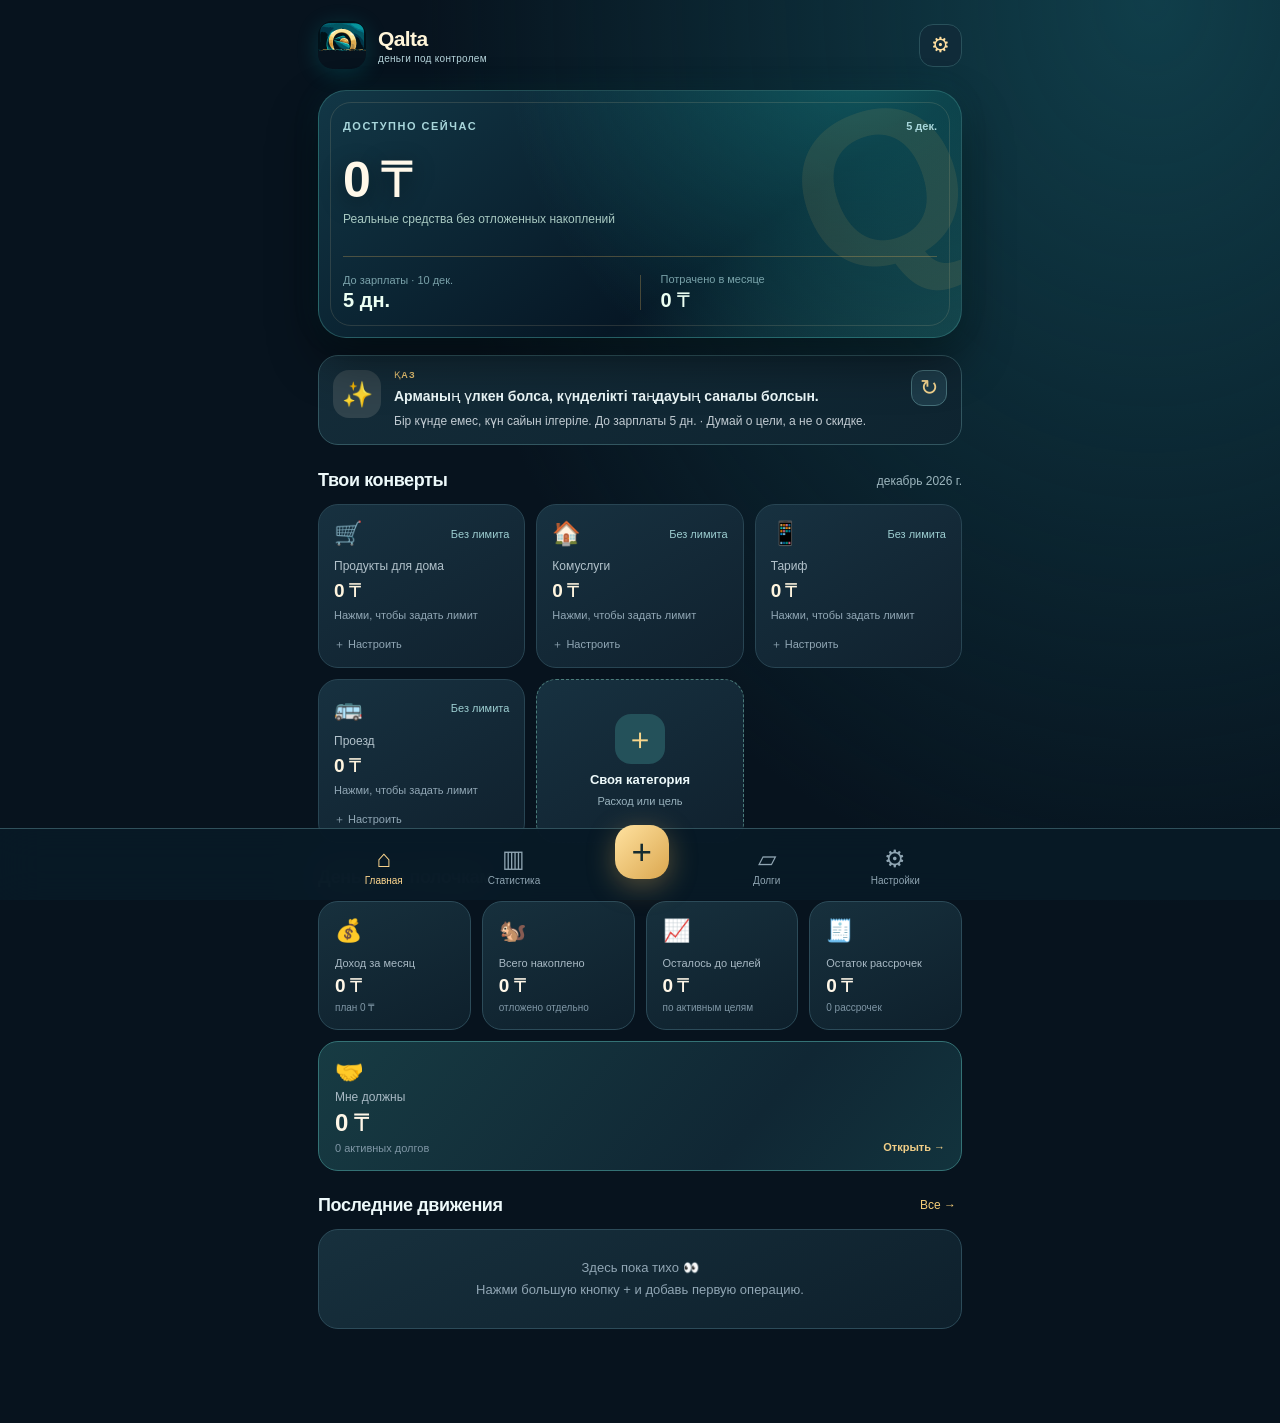
<file: index.html>
<!doctype html>
<html lang="ru"><head>
<meta charset="utf-8"><meta name="viewport" content="width=device-width,initial-scale=1,viewport-fit=cover">
<meta name="theme-color" content="#071b27"><meta name="apple-mobile-web-app-capable" content="yes"><meta name="apple-mobile-web-app-status-bar-style" content="black-translucent"><meta name="apple-mobile-web-app-title" content="Qalta">
<meta name="description" content="Qalta — личные финансы, расходы, накопления и цели.">
<link rel="manifest" href="./manifest.webmanifest"><link rel="icon" href="./icons/icon-192.png?v=4"><link rel="apple-touch-icon" href="./icons/icon-192.png">
<title>Qalta — твои деньги, твои правила</title><link rel="stylesheet" href="./style.css"></head>
<body><div id="app">
<header class="topbar"><div class="brand"><span class="brand-mark"><img src="./icons/icon-192.png" alt="" width="44" height="44"></span><div><strong>Qalta</strong><small>деньги под контролем</small></div></div><button id="settingsBtn" class="icon-btn" aria-label="Настройки">⚙</button></header>
<main class="wrap">
<section class="hero"><div class="hero-caption">ДОСТУПНО СЕЙЧАС <span id="todayLabel"></span></div><div class="balance"><span id="balanceValue">0 ₸</span></div><div class="hero-sub" id="balanceHint">Сначала укажи стартовый баланс</div><div class="hero-bottom"><div><small>До зарплаты · <span id="paydayDateLabel"></span></small><strong id="daysValue">— дней</strong></div><div class="hero-line"></div><div><small>Потрачено в месяце</small><strong id="spentValue">0 ₸</strong></div></div></section>
<section class="mood"><span class="mood-avatar" id="moodEmoji">🌱</span><div class="mood-content"><small class="quote-lang" id="quoteLang">ҚАЗ</small><strong id="moodTitle">Бережливость — это свобода выбора.</strong><p id="moodText">Каждый день — новая мысль о деньгах.</p></div><button type="button" id="quoteNextBtn" class="quote-next" aria-label="Другая мысль">↻</button></section>
<div class="section-heading"><h2>Твои конверты</h2><span id="periodLabel"></span></div>
<section id="categoryGrid" class="category-grid"></section>
<div class="section-heading"><h2>Деньги по полочкам</h2></div>
<section class="mini-grid"><article class="mini-card"><span>💰</span><small>Доход за месяц</small><strong id="incomeValue">0 ₸</strong><em id="incomePlan">план 0 ₸</em></article><article class="mini-card"><span>🐿️</span><small>Всего накоплено</small><strong id="savingsValue">0 ₸</strong><em>отложено отдельно</em></article><article class="mini-card"><span>📈</span><small>Осталось до целей</small><strong id="stocksValue">0 ₸</strong><em>по активным целям</em></article><article class="mini-card"><span>🧾</span><small>Остаток рассрочек</small><strong id="debtValue">0 ₸</strong><em id="debtCount">нет рассрочек</em></article><button class="mini-card loan-mini" type="button" id="loanHomeBtn"><span class="loan-mini-icon">🤝</span><small>Мне должны</small><strong id="loanBalanceValue">0 ₸</strong><em id="loanCountValue">нет активных долгов</em><span class="loan-mini-arrow" aria-hidden="true">Открыть →</span></button></section>
<div class="section-heading"><h2>Последние движения</h2><button id="allTransactions" class="link-btn">Все →</button></div><section class="transactions" id="txList"></section>
</main>
<nav class="bottom-nav" aria-label="Навигация"><button data-tab="home" class="active">⌂<span>Главная</span></button><button data-tab="analytics">▥<span>Статистика</span></button><button id="addBtn" class="add-fab" aria-label="Добавить операцию">+</button><button data-tab="debts">▱<span>Долги</span></button><button data-tab="settings">⚙<span>Настройки</span></button></nav>
<div id="modal" class="modal hidden" role="dialog" aria-modal="true" aria-labelledby="modalTitle"><div class="modal-backdrop" data-close="1"></div><div class="modal-sheet"><div class="sheet-handle"></div><div class="sheet-head"><h2 id="modalTitle">Добавить</h2><button class="x-btn" data-close="1" aria-label="Закрыть">×</button></div><div id="modalContent"></div></div></div>
<div id="toast" class="toast" role="status" aria-live="polite"></div></div><script src="./app.js" defer></script></body></html>
</file>
<file: style.css>
:root{font-family:-apple-system,BlinkMacSystemFont,"Segoe UI",sans-serif;color:#edf4f7;background:#0c141d;font-synthesis:none;--muted:#95a7b4;--card:#16232f;--stroke:#263744;--lime:#c8ff70}*{box-sizing:border-box}body{margin:0;padding:env(safe-area-inset-top) 0 calc(94px + env(safe-area-inset-bottom));min-height:100vh}button,input,select,textarea{font:inherit}button{cursor:pointer}button:focus-visible,input:focus-visible,select:focus-visible{outline:2px solid var(--lime);outline-offset:2px}.wrap,.topbar{max-width:680px;margin:0 auto;padding-left:18px;padding-right:18px}.topbar{height:86px;display:flex;align-items:center;justify-content:space-between}.brand{display:flex;align-items:center;gap:11px}.brand-mark{width:43px;height:43px;border-radius:15px;display:grid;place-items:center;background:var(--lime);color:#102216;font-size:28px;font-weight:900;transform:rotate(-7deg)}.brand strong{display:block;letter-spacing:1.2px;font-size:15px}.brand small{display:block;color:var(--muted);font-size:11px;margin-top:2px}.icon-btn{background:#172632;color:white;border:1px solid var(--stroke);border-radius:14px;width:43px;height:43px;font-size:21px}.hero{background:linear-gradient(138deg,#bafa6a 0%,#d7ff92 65%,#a4e366 100%);border-radius:28px;color:#163020;padding:25px 23px 22px;position:relative;overflow:hidden;box-shadow:0 12px 44px #a7f4660f}.hero:after{content:'₸';position:absolute;font-size:220px;right:-12px;top:-45px;font-weight:900;opacity:.09;transform:rotate(-20deg)}.hero-caption{font-size:11px;letter-spacing:1.5px;font-weight:800;display:flex;justify-content:space-between;position:relative;z-index:1}.hero-caption span{letter-spacing:0;font-weight:600}.balance{font-size:clamp(32px,8vw,50px);font-weight:850;letter-spacing:-2px;margin:19px 0 0;position:relative;z-index:1;overflow-wrap:anywhere}.hero-sub{font-size:12px;opacity:.75;margin-top:3px;position:relative;z-index:1}.hero-bottom{border-top:1px solid #1e3b2b30;margin-top:30px;padding-top:16px;display:flex;align-items:center;position:relative;z-index:1;gap:20px}.hero-bottom>div:not(.hero-line){flex:1}.hero-bottom small{display:block;font-size:11px;opacity:.7}.hero-bottom strong{display:block;font-size:20px;margin-top:3px}.hero-line{height:35px;width:1px;background:#1e3b2b30}.mood{display:flex;gap:13px;align-items:center;background:#1d2d37;border:1px solid #30404a;border-radius:20px;margin:17px 0 25px;padding:14px}.mood-avatar{height:48px;min-width:48px;border-radius:16px;background:#30434c;display:grid;place-items:center;font-size:25px}.mood strong{font-size:13px}.mood p{font-size:12px;line-height:1.5;color:#c1cbd2;margin:5px 0 0}.section-heading{display:flex;justify-content:space-between;align-items:center;margin:24px 0 13px}.section-heading h2{font-size:18px;letter-spacing:-.4px;margin:0}.section-heading>span{font-size:12px;color:var(--muted)}.category-grid{display:grid;grid-template-columns:repeat(2,minmax(0,1fr));gap:11px}.category{background:var(--card);border:1px solid var(--stroke);border-radius:20px;padding:15px;text-align:left;color:inherit;min-width:0}.category-top{display:flex;justify-content:space-between;align-items:center}.category-icon{font-size:23px}.category-pct{font-size:11px;color:var(--muted)}.category-name{font-size:12px;color:#b2c2cb;margin-top:12px;min-height:16px}.category-value{font-weight:800;font-size:19px;letter-spacing:-.6px;margin-top:4px;overflow-wrap:anywhere}.category-info{font-size:11px;color:#91a7b5;margin-top:6px}.progress{width:100%;height:6px;background:#32434b;border-radius:99px;overflow:hidden;margin-top:13px}.progress-fill{height:100%;background:var(--lime);border-radius:99px}.progress-fill.over{background:#fc8c72}.empty-limit{margin-top:13px;font-size:11px;color:#91a7b5}.mini-grid{display:grid;grid-template-columns:repeat(2,minmax(0,1fr));gap:11px}.mini-card{display:flex;flex-direction:column;background:#15222d;border:1px solid var(--stroke);border-radius:20px;padding:16px;min-width:0}.mini-card>span{font-size:22px;margin-bottom:13px}.mini-card small{font-size:11px;color:#a8b9c4}.mini-card strong{font-size:19px;margin:5px 0;letter-spacing:-.5px;overflow-wrap:anywhere}.mini-card em{font-style:normal;font-size:10px;color:#7f96a5}.transactions{background:#15222d;border:1px solid var(--stroke);border-radius:20px;overflow:hidden}.tx{padding:14px 15px;display:flex;align-items:center;gap:11px;border-bottom:1px solid #263542}.tx:last-child{border-bottom:none}.tx-icon{display:grid;place-items:center;width:41px;height:41px;background:#253541;border-radius:13px;font-size:19px;flex-shrink:0}.tx-main{flex:1;min-width:0}.tx-main strong{display:block;font-size:13px;overflow:hidden;text-overflow:ellipsis;white-space:nowrap}.tx-main small{display:block;color:var(--muted);font-size:11px;margin-top:4px}.tx-amount{font-size:13px;font-weight:750;white-space:nowrap}.positive{color:var(--lime)}.negative{color:#ffb5a3}.empty{padding:27px 20px;text-align:center;color:#91a6b4;font-size:13px;line-height:1.7}.link-btn{background:none;border:none;color:var(--lime);font-size:12px}.bottom-nav{position:fixed;bottom:0;left:0;right:0;z-index:10;height:calc(72px + env(safe-area-inset-bottom));padding:9px max(12px,calc((100vw - 640px)/2)) calc(8px + env(safe-area-inset-bottom));background:#111f29ee;backdrop-filter:blur(20px);border-top:1px solid #2a3e49;display:flex;justify-content:space-around;align-items:center}.bottom-nav button{border:0;background:none;color:#8fa5b2;min-width:59px;font-size:24px;display:flex;align-items:center;flex-direction:column;gap:2px}.bottom-nav button span{font-size:10px}.bottom-nav button.active{color:var(--lime)}.bottom-nav .add-fab{background:var(--lime);color:#1b3223;border-radius:19px;width:54px;height:54px;min-width:54px;display:grid;place-items:center;font-size:35px;font-weight:500;transform:translateY(-13px);box-shadow:0 5px 25px #b8fd5444}.modal{position:fixed;z-index:100;inset:0;display:flex;align-items:flex-end;justify-content:center}.hidden{display:none!important}.modal-backdrop{position:absolute;inset:0;background:#000a}.modal-sheet{position:relative;background:#15242e;border:1px solid #3b4b55;border-radius:27px 27px 0 0;width:min(100%,680px);max-height:91dvh;overflow-y:auto;padding:10px 20px calc(26px + env(safe-area-inset-bottom))}.sheet-handle{background:#546571;width:42px;height:5px;border-radius:5px;margin:0 auto 18px}.sheet-head{display:flex;justify-content:space-between;align-items:center;margin-bottom:16px}.sheet-head h2{margin:0;font-size:20px}.x-btn{border:0;background:#293943;color:#dfe9ed;width:32px;height:32px;border-radius:50%;font-size:22px}.form{display:flex;flex-direction:column;gap:14px}.field{display:flex;flex-direction:column;gap:7px}.field label{font-size:12px;color:#b7c6cf;font-weight:600}.field input,.field select,.field textarea{width:100%;background:#0f1b24;color:#fff;border:1px solid #40505b;border-radius:13px;padding:13px;min-height:47px;outline:none}.field textarea{resize:vertical}.field input:focus,.field select:focus{border-color:var(--lime)}.btn{border:0;border-radius:14px;padding:14px 16px;font-weight:800;background:var(--lime);color:#173020}.btn.secondary{background:#293b47;color:#e4eff5}.btn.danger{background:#60342f;color:#ffd0c8}.btn-row{display:flex;gap:9px}.btn-row>*{flex:1}.hint{font-size:12px;color:#92aab7;line-height:1.6;margin:0}.segment{display:flex;gap:5px;background:#0d1a23;border-radius:14px;padding:5px}.segment button{border:0;flex:1;background:none;color:#a0b2be;padding:10px 4px;border-radius:11px;font-size:12px}.segment button.active{background:#33464e;color:var(--lime);font-weight:750}.panel{background:#1e303b;border:1px solid #344651;border-radius:16px;padding:14px;margin-bottom:12px}.panel-title{font-size:14px;font-weight:800;margin-bottom:10px}.panel-grid{display:grid;grid-template-columns:1fr 1fr;gap:10px}.detail-row{display:flex;justify-content:space-between;gap:8px;margin:8px 0;font-size:13px}.detail-row span{color:#abc0cc}.detail-row strong{text-align:right}.notice{border-left:3px solid var(--lime);padding:11px 14px;background:#1b3135;color:#bbd0d6;font-size:12px;line-height:1.55;border-radius:8px}.stack{display:flex;flex-direction:column;gap:10px}.history-row{display:flex;align-items:center;justify-content:space-between;gap:10px;padding:11px;background:#1b2e39;border-radius:14px}.history-row>div{min-width:0}.history-row small{display:block;color:#8ea6b6;margin-top:3px}.text-btn{border:0;background:none;color:#ffaca0;font-size:12px;padding:5px}.toast{position:fixed;z-index:150;left:50%;bottom:calc(85px + env(safe-area-inset-bottom));transform:translateX(-50%);max-width:calc(100% - 28px);background:#d1fb9a;color:#172b1d;border-radius:14px;padding:13px 17px;font-weight:700;font-size:13px;box-shadow:0 12px 40px #0006;opacity:0;pointer-events:none;transition:opacity .2s}.toast.show{opacity:1}@media(min-width:620px){.category-grid{grid-template-columns:repeat(3,minmax(0,1fr))}.mini-grid{grid-template-columns:repeat(4,minmax(0,1fr))}}@media(max-width:360px){.category-value{font-size:16px}.hero{padding:20px 17px}.section-heading h2{font-size:17px}}

/* v3: balance card, customizable envelopes, quotes */
.hero{background:radial-gradient(ellipse at 85% 0%,#2f7b8c 0%,transparent 52%),linear-gradient(145deg,#173848,#0d2635 55%,#102c2c);color:#f2fff9;border:1px solid #386278;box-shadow:0 18px 44px #03101666, inset 0 1px 0 #ffffff22;padding:29px 24px 25px}
.hero:before{content:"";position:absolute;pointer-events:none;border:1px solid #b5f3d633;inset:11px;border-radius:21px}
.hero:after{content:'₸';color:#8ce4b1;opacity:.12;right:-20px;top:-30px;font-size:210px}
.hero-caption{color:#b7e6dc}.hero-sub{color:#c3e5da;opacity:.85}.hero-bottom{border-color:#d5fcf132}.hero-line{background:#d5fcf132}
.hero-bottom small{color:#b1d9d5}.hero-bottom strong{color:#ecfff3}.balance{color:#f7fff9;text-shadow:0 3px 16px #0005}
.mood{align-items:flex-start;background:linear-gradient(120deg,#21363c,#192b36);border:1px solid #3a5357}
.mood-content{flex:1;min-width:0}.mood-content strong{font-size:14px;line-height:1.5;display:block}
.quote-lang{font-size:9px;letter-spacing:1.2px;color:#c8ff70;display:block;margin-bottom:6px;font-weight:800}
.quote-next{border:1px solid #476069;background:#233a44;color:#e1f3ed;font-size:22px;border-radius:12px;min-width:36px;height:36px}
.create-category{border:1px dashed #557587;background:linear-gradient(150deg,#1b3040,#12232e);display:flex;flex-direction:column;align-items:center;justify-content:center;text-align:center;gap:8px;min-height:155px}
.create-icon{font-size:30px;background:#284650;color:#c8ff70;border-radius:16px;width:50px;height:50px;display:grid;place-items:center}
.create-category strong{font-size:13px}.create-category small{font-size:11px;color:#99b2bd}
.savings-category{border-color:#3c625c;background:linear-gradient(145deg,#193730,#162b30)}
.savings-category .progress-fill{background:#85d9bb}
.category-info{line-height:1.45}

/* Qalta brand v4 — premium teal and gold */
:root{color:#edf9fa;background:#07131e;--muted:#9db6be;--card:#122633;--stroke:#274655;--lime:#f3c96b}
body{background:radial-gradient(ellipse at 90% 0%,#103e4a 0%,transparent 45%),#07131e}
.brand{gap:12px}.brand-mark{transform:none;width:48px;height:48px;background:none;border-radius:15px;overflow:hidden;box-shadow:0 4px 22px #00d7d82c}
.brand-mark img{width:100%;height:100%;object-fit:cover}.brand strong{font-size:21px;font-weight:850;letter-spacing:-.6px;color:#fff5d9}.brand small{font-size:10px;color:#b7d5dc;letter-spacing:.3px}
.topbar{height:90px}.icon-btn{background:#102b39;border-color:#29515b;color:#ffdfa0}
.hero{background:radial-gradient(circle at 85% -15%,#178a8a88,transparent 58%),linear-gradient(145deg,#123746,#061725 64%,#143f46);border:1px solid #428b8a77;color:#fff;box-shadow:0 22px 50px #0007,0 0 30px #00b4ad14}
.hero:before{border-color:#f6dca523}.hero:after{content:'Q';color:#e4b45b;opacity:.105;right:-5px;font-size:220px}
.hero-caption,.hero-bottom small{color:#a8d6db}.balance{color:#fff8e9;text-shadow:0 6px 24px #0007}
.hero-bottom{border-color:#d1a65752}.hero-line{background:#d1a65752}
.mood{background:linear-gradient(145deg,#142c39,#0e2430);border-color:#325660}
.quote-lang{color:#efc875}.quote-next{background:#1d3b49;border-color:#467079;color:#f4d48e}
.category{background:linear-gradient(150deg,#173140,#10212e);border-color:#284553}
.category:hover{border-color:#6caaaa}.category-pct{color:#9dced1}.category-value{color:#fff5df}
.progress{background:#244451}.progress-fill{background:linear-gradient(90deg,#00b3b1,#f2ce7c)}
.savings-category{background:linear-gradient(140deg,#173d3e,#142b35);border-color:#346d6b}
.savings-category .progress-fill{background:linear-gradient(90deg,#16ad9f,#e5bd6b)}
.mini-card,.transactions{background:linear-gradient(155deg,#17303d,#0e202c);border-color:#2c4b59}
.mini-card strong{color:#fff7e8}.tx-icon{background:#20414b}
.bottom-nav{background:#081a26f2;border-color:#30515c}.bottom-nav button.active{color:#ffd88f}
.bottom-nav .add-fab,.btn:not(.secondary):not(.danger){background:linear-gradient(135deg,#ffe2a0,#dba74f);color:#152b30}
.bottom-nav .add-fab{box-shadow:0 7px 28px #edb85b57}
.link-btn,.positive{color:#f4cd78}.modal-sheet{background:#102531;border-color:#3c626a}
.field input,.field select,.field textarea{background:#091c27;border-color:#3b5e68}
.field input:focus,.field select:focus{border-color:#e9c06e}
.notice{border-color:#d8ac54;background:#1b343b}.toast{background:#ffe3a5;color:#19313b}
.create-icon{background:#24515a;color:#f8d68b}.create-category{border-color:#4b7d7b}

/* Qalta Analytics v5 */
.report-content{display:flex;flex-direction:column;gap:14px;padding-bottom:20px}
.report-summary{display:grid;grid-template-columns:repeat(2,minmax(0,1fr));gap:9px}
.report-stat{display:flex;flex-direction:column;min-width:0;gap:8px;padding:15px 12px;background:linear-gradient(145deg,#193945,#102632);border:1px solid #2b505c;border-radius:16px}
.report-stat small{font-size:11px;color:#bdd2d9}.report-stat strong{font-size:clamp(16px,4.5vw,21px);overflow-wrap:anywhere;color:#f9e9bc}
.report-stat strong.positive{color:#75d9c0}.report-stat strong.negative{color:#ff9f8d}
.report-section-head{display:flex;justify-content:space-between;gap:8px;align-items:center;margin-top:9px}
.report-section-head h3{margin:0;font-size:16px}.report-section-head small{font-size:11px;color:#f5cf81}
.report-note{margin:0;color:#90abb8;line-height:1.55;font-size:11px}
.report-chart-key{display:flex;flex-wrap:wrap;gap:14px;color:#a9c6d0;font-size:11px}
.report-chart-key span{display:flex;align-items:center;gap:5px}.report-chart-key i{display:inline-block;width:8px;height:8px;border-radius:50%}
.income-dot{background:#5bd6bb}.expense-dot{background:#f4c36a}
.report-chart{height:178px;display:flex;gap:5px;justify-content:space-between;align-items:stretch;background:linear-gradient(180deg,#193441,#0d2330);border:1px solid #294e5b;border-radius:16px;padding:12px 10px 11px}
.report-bar-column{flex:1;min-width:0;display:flex;flex-direction:column;align-items:center;gap:7px}
.report-bar-track{height:136px;display:flex;align-items:end;justify-content:center;gap:3px;flex:1;width:100%;border-bottom:1px solid #41616f}
.report-bar{width:36%;max-width:15px;min-width:5px;border-radius:5px 5px 0 0;transition:height .25s}
.report-bar-income{background:linear-gradient(#78e6c8,#23998d)}
.report-bar-expense{background:linear-gradient(#ffdb90,#b47d3e)}
.report-bar-column>span{font-size:10px;color:#a9c4cb;white-space:nowrap}
.report-split{display:flex;justify-content:space-between;flex-wrap:wrap;gap:7px;font-size:11px;color:#c2d6da}
.report-split b{color:#f7dfa7}
.report-category-list{display:flex;flex-direction:column;gap:12px}
.report-category{display:flex;flex-direction:column;gap:6px;background:#132c39;border:1px solid #294956;padding:12px;border-radius:13px}
.report-category-line{display:flex;justify-content:space-between;align-items:center;gap:8px;font-size:12px}
.report-category-line strong{color:#f3d38c;white-space:nowrap}
.report-progress{background:#244955;height:6px;border-radius:9px;overflow:hidden}
.report-progress span{display:block;height:100%;background:linear-gradient(90deg,#29bfaa,#f0c36c);border-radius:9px}
.report-category small{font-size:10px;color:#a3bbc4}
.report-tips{display:flex;flex-direction:column;gap:9px}
.report-tip{display:flex;gap:11px;padding:13px 11px;border-radius:14px;background:#142e39;border:1px solid #315260}
.report-tip>span{font-size:22px}.report-tip strong{font-size:12px;color:#f1d89f}
.report-tip p{font-size:11px;line-height:1.55;color:#bfd0d8;margin:5px 0 0}
.segment{flex-wrap:wrap}.segment button{flex:1 1 26%}
@media(max-width:350px){.report-chart{padding-left:6px;padding-right:6px}.report-bar-track{gap:2px}.report-stat{padding:12px 9px}}

/* Qalta v6 — personal loans lent to friends and family */
.loan-mini{grid-column:1/-1;cursor:pointer;align-items:flex-start;text-align:left;position:relative;font:inherit;color:inherit;background:linear-gradient(130deg,#173b43,#102734 67%,#12333d);border-color:#347275}
.loan-mini:focus-visible{outline:2px solid #f3cc79;outline-offset:3px}
.loan-mini:hover{border-color:#83b9a8}
.loan-mini .loan-mini-icon{margin-bottom:5px}
.loan-mini small{font-size:12px}
.loan-mini strong{font-size:24px}
.loan-mini em{font-size:11px}
.loan-mini-arrow{position:absolute;right:16px;bottom:16px;color:#f1ce87;font-size:11px;font-weight:700}
.loan-summary{padding:19px;background:radial-gradient(circle at 88% 0%,#226e6988,transparent 60%),linear-gradient(140deg,#143c47,#10212c);border:1px solid #386b6b;border-radius:20px;display:flex;flex-direction:column;gap:5px}
.loan-summary small{font-size:12px;color:#b7d8d4}
.loan-summary strong{font-size:clamp(27px,8vw,37px);font-weight:850;letter-spacing:-.7px;color:#ffde9a;overflow-wrap:anywhere}
.loan-summary span{font-size:12px;color:#9ec5c6}
.loan-new{width:100%;margin-top:12px}
.loan-explainer{margin:12px 0 6px}
.loan-section-caption{font-size:13px;font-weight:750;color:#e8ce95;margin:22px 0 10px}
.loan-list{display:flex;flex-direction:column;gap:10px}
.loan-entry{padding:15px;background:linear-gradient(145deg,#193440,#10242f);border:1px solid #31525e;border-radius:17px}
.loan-entry.loan-finished{opacity:.78}
.loan-entry-top{display:flex;align-items:start;justify-content:space-between;gap:9px}
.loan-entry-top>div{min-width:0}
.loan-entry-top strong{font-size:16px;display:block;overflow-wrap:anywhere}
.loan-entry-top small{display:block;margin-top:3px;color:#96afba;font-size:11px;line-height:1.5}
.loan-tag{white-space:nowrap;flex-shrink:0;font-size:10px;border-radius:99px;padding:5px 9px;background:#25535a;color:#bff1d6;font-weight:700}
.loan-tag.done{background:#293e38;color:#bad8c0}
.loan-tag.overdue{background:#58352e;color:#ffbaaa}
.loan-entry-sum{display:flex;align-items:baseline;justify-content:space-between;gap:10px;margin-top:13px;font-size:12px;color:#a7c1c9}
.loan-entry-sum strong{font-size:18px;color:#ffdc92;white-space:nowrap}
.loan-meta{font-size:11px;color:#99b8be;margin-top:4px}
.loan-note{margin:9px 0 0;font-size:12px;color:#bfd1d2;overflow-wrap:anywhere}
.loan-actions{display:flex;flex-wrap:wrap;gap:8px;margin-top:14px}
.loan-actions .btn{min-width:90px;padding:11px 12px;font-size:12px}
.loan-delete{border:0;background:none;color:#e9a69f;font-size:11px;padding:8px;margin-left:auto;cursor:pointer}
.loan-installments{display:flex;flex-direction:column;gap:10px;margin-top:24px;border-top:1px solid #36545b;padding-top:20px}
.loan-installments>span{color:#a9c1c9;font-size:12px}
.loan-installments .btn{width:100%}
.loan-back{width:100%;margin-top:18px}
.report-loan-flow{display:flex;flex-wrap:wrap;gap:8px;margin-top:4px}
.report-loan-flow>span{background:#173440;border:1px solid #2d535f;padding:10px 12px;border-radius:12px;font-size:11px;color:#bed2d7;flex:1}
.report-loan-flow b{color:#f6d490}
@media(max-width:370px){.loan-entry-sum{flex-direction:column;align-items:start;gap:1px}.loan-entry-sum strong{font-size:18px}.loan-entry-top strong{font-size:14px}.loan-actions .btn{flex:1}}

/* Loan card typography has precedence over generic mini-card icon spans. */
.mini-card.loan-mini>.loan-mini-arrow{font-size:11px;margin:0;line-height:1.2}
.mini-card.loan-mini>.loan-mini-icon{font-size:23px;margin-bottom:5px}
</file>
